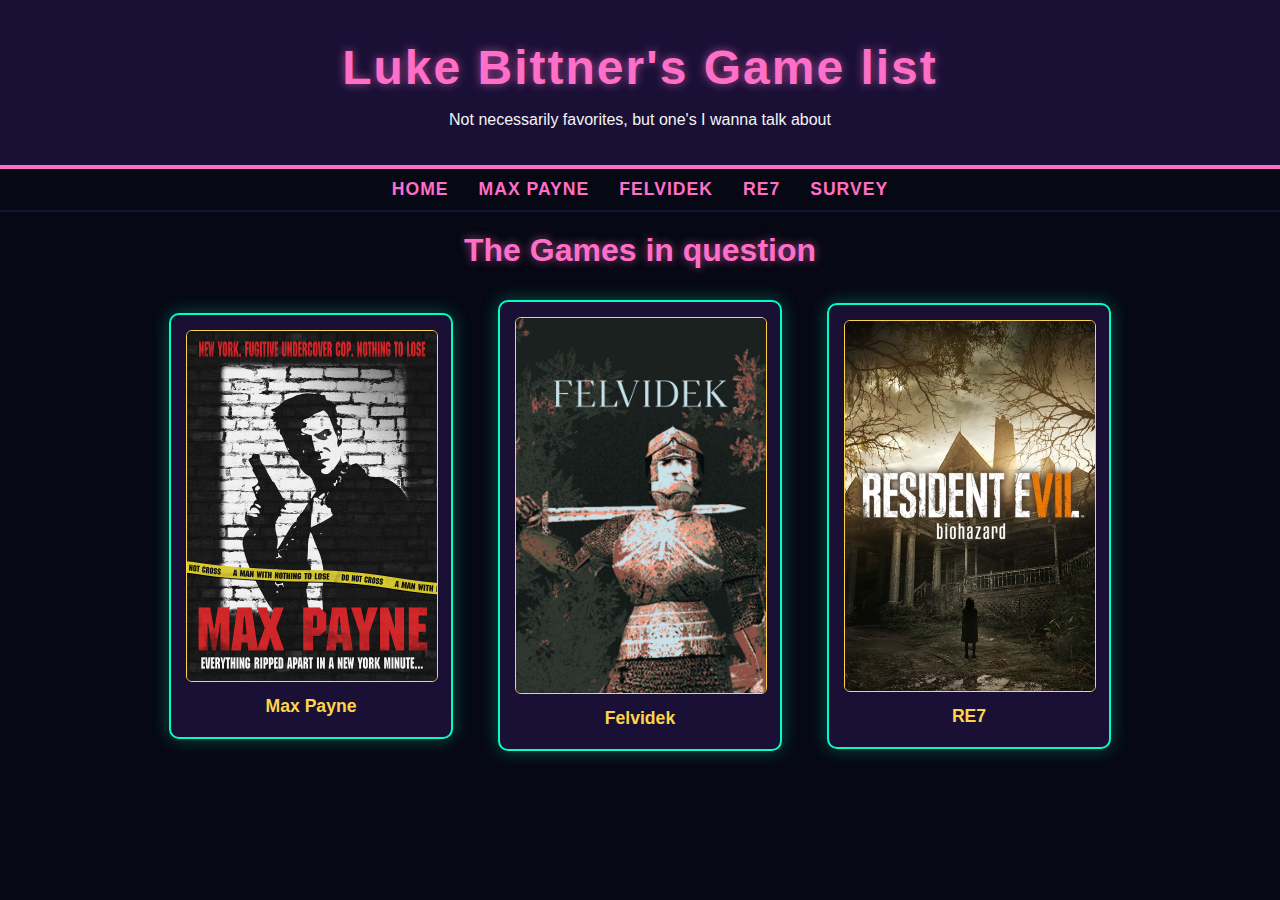
<file: index.html>
<!DOCTYPE html>
<html lang="en">
<head>
    <meta charset="UTF-8">
    <meta name="viewport" content="width=device-width, initial-scale=1.0">
    <title>Luke Bittner's Game list</title>
    <link rel="icon" type="image/x-icon" href="media/favicon_io/favicon.ico">
    <link rel="stylesheet" href="css/styles.css">
    <link rel="stylesheet" href="css/aboutstyles.css">
</head>
<body>
    <header>
        <h1>Luke Bittner's Game list</h1>
        <p>Not necessarily favorites, but one's I wanna talk about</p>
    </header>

    <nav>
        <ul>
            <li><a href="index.html">Home</a></li>
            <li><a href="max.html">Max Payne</a></li>
            <li><a href="felv.html">Felvidek</a></li>
            <li><a href="re7.html">RE7</a></li>
            <li><a href="form.html">Survey</a></li>
        </ul>
    </nav>

    <h1>The Games in question</h1>

    <div class="game-container">

        <a href="max.html" class="team-member-card" id="MaxPayne">
            <img src="media/max.jpeg" height="250" width="250" alt="Max Payne cover">
            <p>Max Payne</p>
        </a>

        <a href="felv.html" class="team-member-card" id="Felvidek">
            <img src="media/felv.jpg" height="250" width="250" alt="Felvidek cover">
            <p>Felvidek</p>
        </a>

        <a href="re7.html" class="team-member-card" id="RE7">
            <img src="media/RE7.jpg" height="250" width="250" alt="Resident Evil 7 cover">
            <p>RE7</p>
        </a>

    </div>

</body>
</html>
</file>
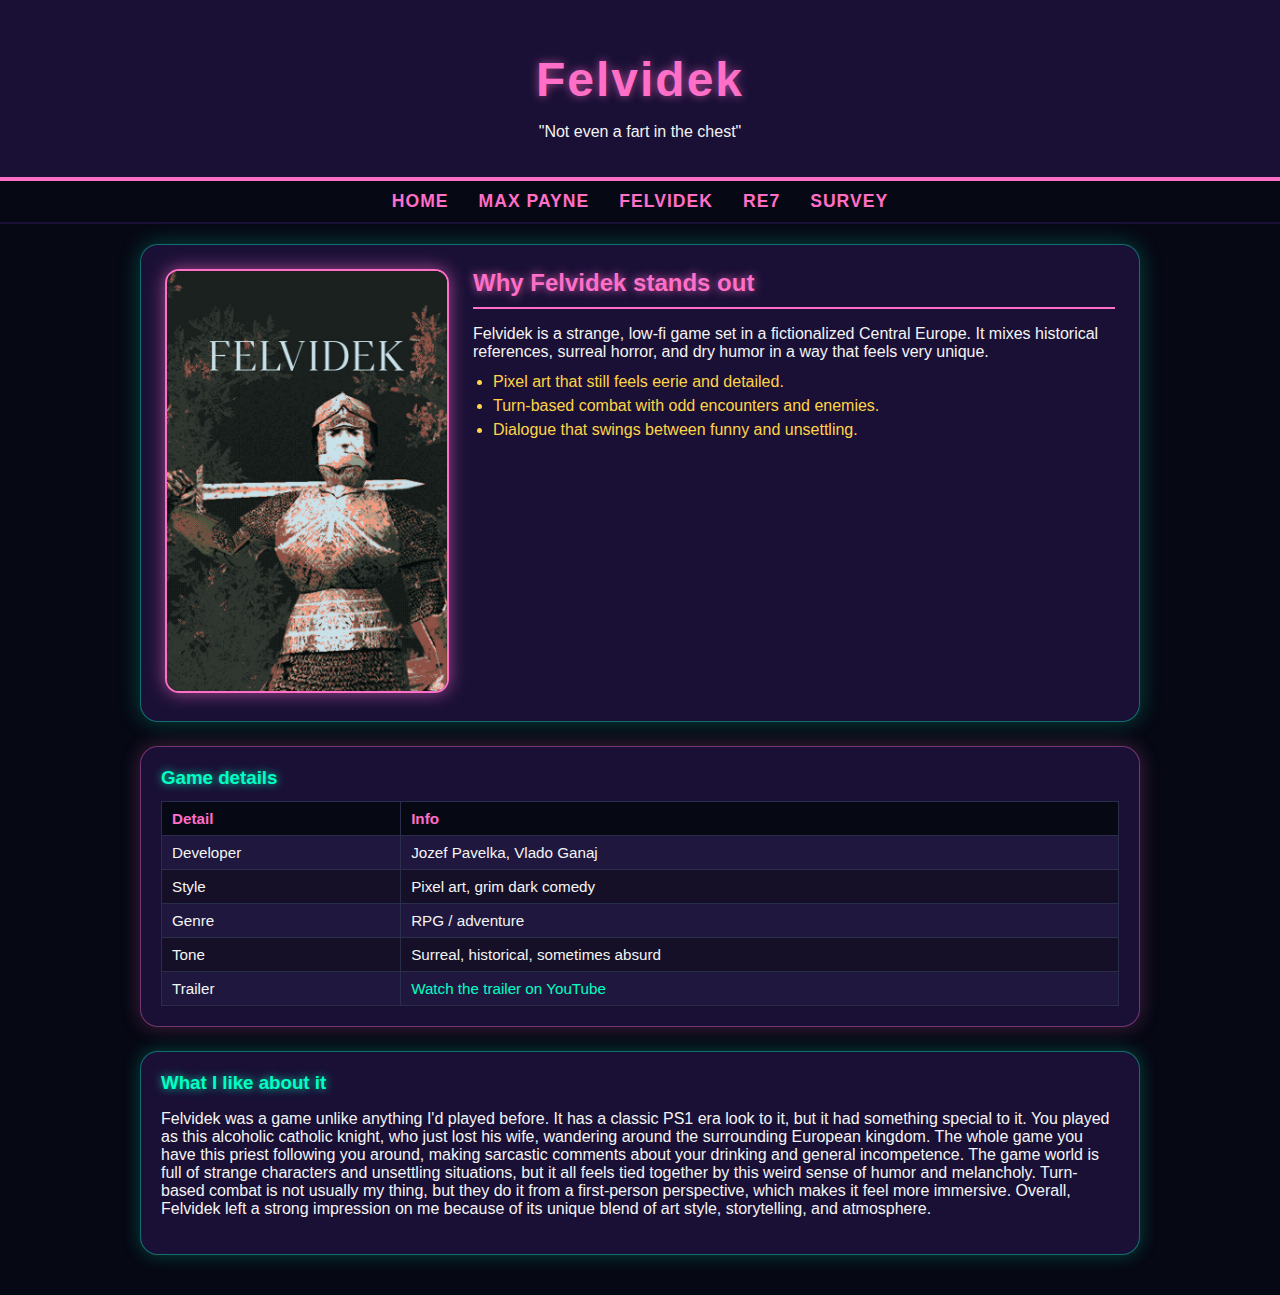
<file: felv.html>
<!DOCTYPE html>
<html lang="en">
<head>
    <meta charset="UTF-8">
    <meta name="viewport" content="width=device-width, initial-scale=1.0">
    <title>Felvidek – Game Details</title>
    <link rel="icon" type="image/x-icon" href="media/favicon_io/favicon.ico">
    <link rel="stylesheet" href="css/styles.css">
    <link rel="stylesheet" href="css/gamepages.css">
</head>
<body>
    <header>
        <h1>Felvidek</h1>
        <p>"Not even a fart in the chest"</p>
    </header>

    <nav>
        <ul>
            <li><a href="index.html">Home</a></li>
            <li><a href="max.html">Max Payne</a></li>
            <li><a href="felv.html">Felvidek</a></li>
            <li><a href="re7.html">RE7</a></li>
            <li><a href="form.html">Survey</a></li>
        </ul>
    </nav>

    <main class="game-page">
        <section class="game-hero">
            <div class="game-cover">
                <img src="media/felv.jpg" alt="Felvidek cover art">
            </div>
            <div class="game-summary">
                <h2>Why Felvidek stands out</h2>
                <p>
                    Felvidek is a strange, low-fi game set in a fictionalized Central Europe. It mixes
                    historical references, surreal horror, and dry humor in a way that feels very unique.
                </p>
                <ul class="game-highlights">
                    <li>Pixel art that still feels eerie and detailed.</li>
                    <li>Turn-based combat with odd encounters and enemies.</li>
                    <li>Dialogue that swings between funny and unsettling.</li>
                </ul>
            </div>
        </section>

        <section class="game-details">
            <h3>Game details</h3>
            <table class="game-table">
                <tr>
                    <th>Detail</th>
                    <th>Info</th>
                </tr>
                <tr>
                    <td>Developer</td>
                    <td>Jozef Pavelka, Vlado Ganaj</td>
                </tr>
                <tr>
                    <td>Style</td>
                    <td>Pixel art, grim dark comedy</td>
                </tr>
                <tr>
                    <td>Genre</td>
                    <td>RPG / adventure</td>
                </tr>
                <tr>
                    <td>Tone</td>
                    <td>Surreal, historical, sometimes absurd</td>
                </tr>
                <tr>
                    <td>Trailer</td>
                    <td>
                        <a href="https://youtu.be/zVBRWcwNIkg?si=LZiSfm2UX4FUwF08" target="_blank">
                            Watch the trailer on YouTube
                        </a>
                    </td>
                </tr>
            </table>
        </section>

        <section class="game-opinion">
            <h3>What I like about it</h3>
            <p>
                Felvidek was a game unlike anything I'd played before. It has a classic PS1 era look to it, but it had something special to it. You played as this alcoholic catholic knight, who just lost his wife, wandering around the surrounding European kingdom. The whole game you have this priest following you around, making sarcastic comments about your drinking and general incompetence. The game world is full of strange characters and unsettling situations, but it all feels tied together by this weird sense of humor and melancholy. Turn-based combat is not usually my thing, but they do it from a first-person perspective, which makes it feel more immersive. Overall, Felvidek left a strong impression on me because of its unique blend of art style, storytelling, and atmosphere.
        </section>
    </main>
</body>
</html>
</file>
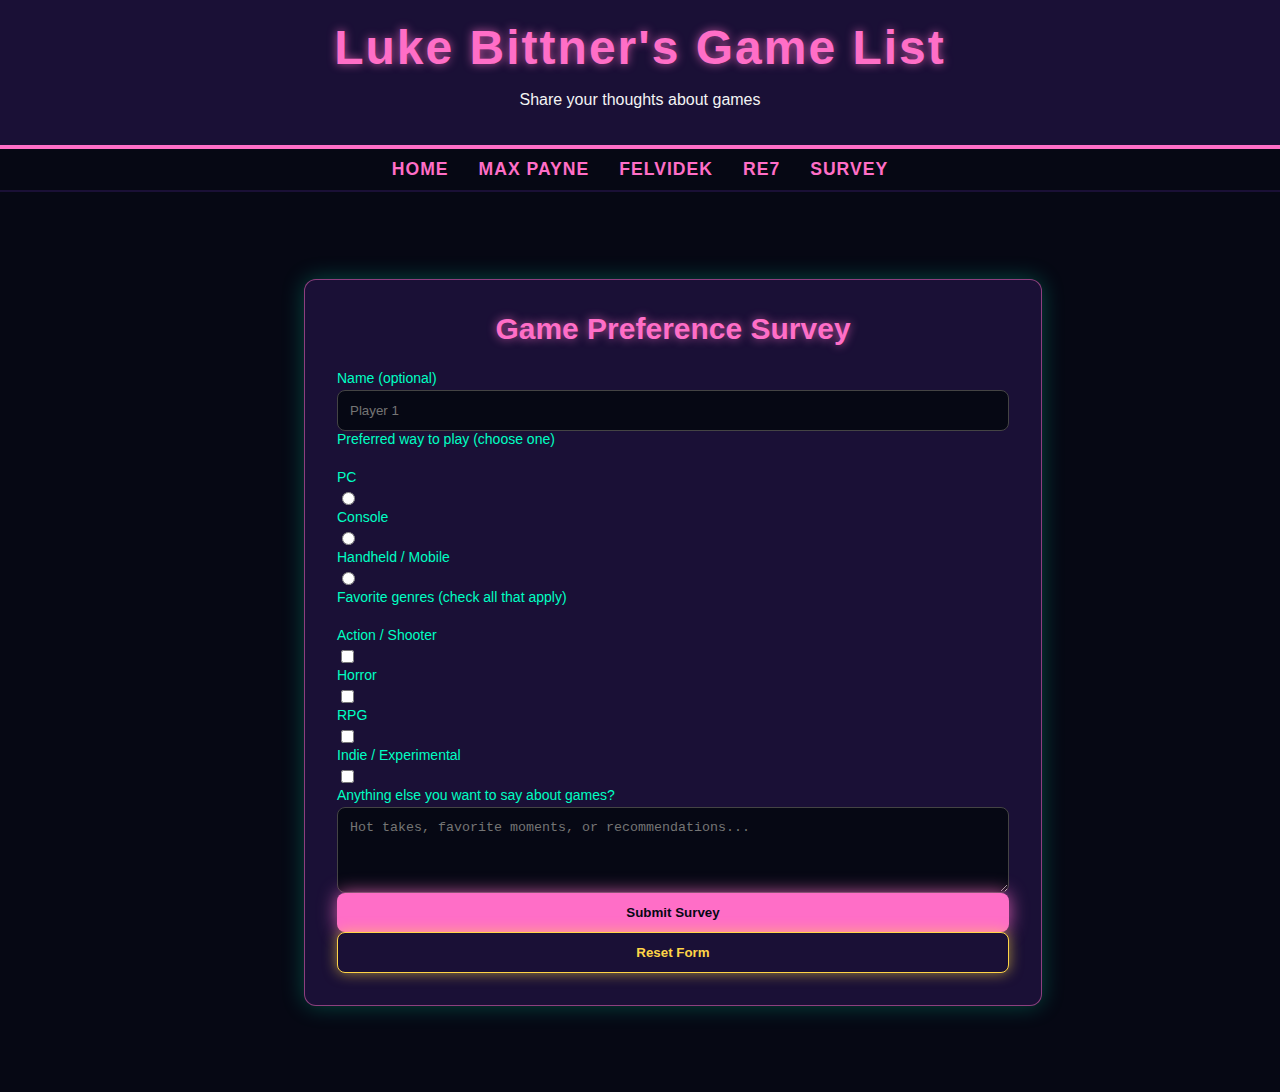
<file: form.html>
<!DOCTYPE html>
<html lang="en">
<head>
    <meta charset="UTF-8">
    <meta name="viewport" content="width=device-width, initial-scale=1.0">
    <title>Luke Bittner's Game Survey</title>

    <link rel="icon" type="image/x-icon" href="media/favicon_io/favicon.ico">

    <link rel="stylesheet" href="css/styles.css">
    <link rel="stylesheet" href="css/formstyles.css">
</head>

<body>

    <header>
        <h1>Luke Bittner's Game List</h1>
        <p>Share your thoughts about games</p>
    </header>

    <nav>
        <ul>
            <li><a href="index.html">Home</a></li>
            <li><a href="max.html">Max Payne</a></li>
            <li><a href="felv.html">Felvidek</a></li>
            <li><a href="re7.html">RE7</a></li>
            <li><a href="form.html">Survey</a></li>
        </ul>
    </nav>

    <div id="form-page">
        <div class="page-container">
            <div class="card">
                <h1>Game Preference Survey</h1>

                <p id="survey-message"></p>

                <form class="form-content" action="#" method="post" onsubmit="return handleSubmit(event)">

                    <div class="form-group">
                        <label for="name">Name (optional)</label>
                        <input
                            class="form-input"
                            type="text"
                            id="name"
                            name="name"
                            placeholder="Player 1"
                        >

                    <div class="form-group">
                        <label>Preferred way to play (choose one)</label><br>

                        <div class="checkbox-block">
                            <label for="pc">PC</label>
                            <input type="radio" id="pc" name="platform" value="PC">
                        </div>

                        <div class="checkbox-block">
                            <label for="console">Console</label>
                            <input type="radio" id="console" name="platform" value="Console">
                        </div>

                        <div class="checkbox-block">
                            <label for="handheld">Handheld / Mobile</label>
                            <input type="radio" id="handheld" name="platform" value="Handheld">
                        </div>
                    </div>

                    <div class="form-group">
                        <label>Favorite genres (check all that apply)</label><br>

                        <div class="checkbox-block">
                            <label for="action">Action / Shooter</label>
                            <input type="checkbox" id="action" name="genre" value="Action">
                        </div>

                        <div class="checkbox-block">
                            <label for="horror">Horror</label>
                            <input type="checkbox" id="horror" name="genre" value="Horror">
                        </div>

                        <div class="checkbox-block">
                            <label for="rpg">RPG</label>
                            <input type="checkbox" id="rpg" name="genre" value="RPG">
                        </div>

                        <div class="checkbox-block">
                            <label for="indie">Indie / Experimental</label>
                            <input type="checkbox" id="indie" name="genre" value="Indie">
                        </div>
                    </div>

                    <div class="form-group">
                        <label for="comments">Anything else you want to say about games?</label>
                        <textarea
                            class="form-input"
                            id="comments"
                            name="comments"
                            rows="4"
                            placeholder="Hot takes, favorite moments, or recommendations..."></textarea>
                    </div>

                    <button class="button button-primary" type="submit">
                        Submit Survey
                    </button>
                    <button class="button button-secondary" type="reset" onclick="handleReset()">
                        Reset Form
                    </button>

                </form>
            </div>
        </div>
    </div>

    <script src="js/main.js"></script>
</body>
</html>
</file>
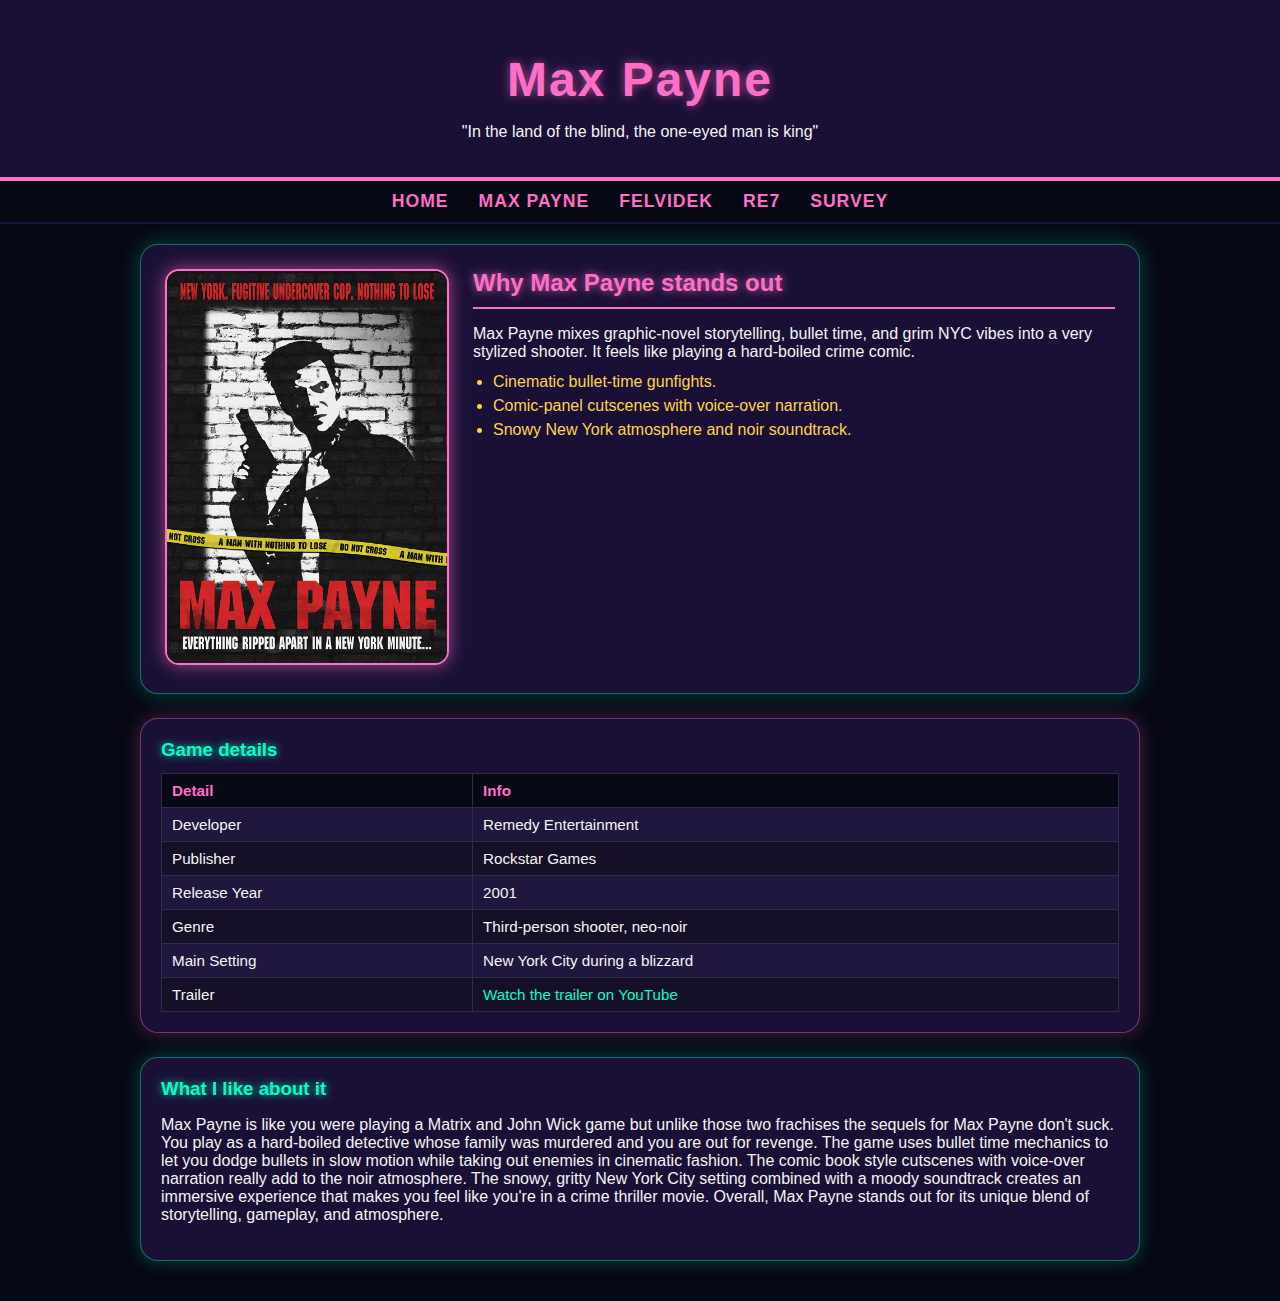
<file: max.html>
<!DOCTYPE html>
<html lang="en">
<head>
    <meta charset="UTF-8">
    <meta name="viewport" content="width=device-width, initial-scale=1.0">
    <title>Max Payne – Game Details</title>
    <link rel="icon" type="image/x-icon" href="media/favicon_io/favicon.ico">
    <link rel="stylesheet" href="css/styles.css">
    <link rel="stylesheet" href="css/gamepages.css">
</head>
<body>
    <header>
        <h1>Max Payne</h1>
        <p>"In the land of the blind, the one-eyed man is king"</p>
    </header>

    <nav>
        <ul>
            <li><a href="index.html">Home</a></li>
            <li><a href="max.html">Max Payne</a></li>
            <li><a href="felv.html">Felvidek</a></li>
            <li><a href="re7.html">RE7</a></li>
            <li><a href="form.html">Survey</a></li>
        </ul>
    </nav>

    <main class="game-page">
        <section class="game-hero">
            <div class="game-cover">
                <img src="media/max.jpeg" alt="Max Payne cover art">
            </div>
            <div class="game-summary">
                <h2>Why Max Payne stands out</h2>
                <p>
                    Max Payne mixes graphic-novel storytelling, bullet time, and grim NYC vibes into a
                    very stylized shooter. It feels like playing a hard-boiled crime comic.
                </p>
                <ul class="game-highlights">
                    <li>Cinematic bullet-time gunfights.</li>
                    <li>Comic-panel cutscenes with voice-over narration.</li>
                    <li>Snowy New York atmosphere and noir soundtrack.</li>
                </ul>
            </div>
        </section>

        <section class="game-details">
            <h3>Game details</h3>
            <table class="game-table">
                <tr>
                    <th>Detail</th>
                    <th>Info</th>
                </tr>
                <tr>
                    <td>Developer</td>
                    <td>Remedy Entertainment</td>
                </tr>
                <tr>
                    <td>Publisher</td>
                    <td>Rockstar Games</td>
                </tr>
                <tr>
                    <td>Release Year</td>
                    <td>2001</td>
                </tr>
                <tr>
                    <td>Genre</td>
                    <td>Third-person shooter, neo-noir</td>
                </tr>
                <tr>
                    <td>Main Setting</td>
                    <td>New York City during a blizzard</td>
                </tr>
                <tr>
                    <td>Trailer</td>
                    <td>
                        <a href="https://www.youtube.com/watch?v=xe3Kh9PmMXk&feature=youtu.be" target="_blank">
                            Watch the trailer on YouTube
                        </a>
                    </td>
                </tr>
            </table>
        </section>

        <section class="game-opinion">
            <h3>What I like about it</h3>
            <p>
                Max Payne is like you were playing a Matrix and John Wick game but unlike those two frachises the sequels for Max Payne don't suck. You play as a hard-boiled detective whose family was murdered and you are out for revenge. The game uses bullet time mechanics to let you dodge bullets in slow motion while taking out enemies in cinematic fashion. The comic book style cutscenes with voice-over narration really add to the noir atmosphere. The snowy, gritty New York City setting combined with a moody soundtrack creates an immersive experience that makes you feel like you're in a crime thriller movie. Overall, Max Payne stands out for its unique blend of storytelling, gameplay, and atmosphere.
    </main>
</body>
</html>
</file>
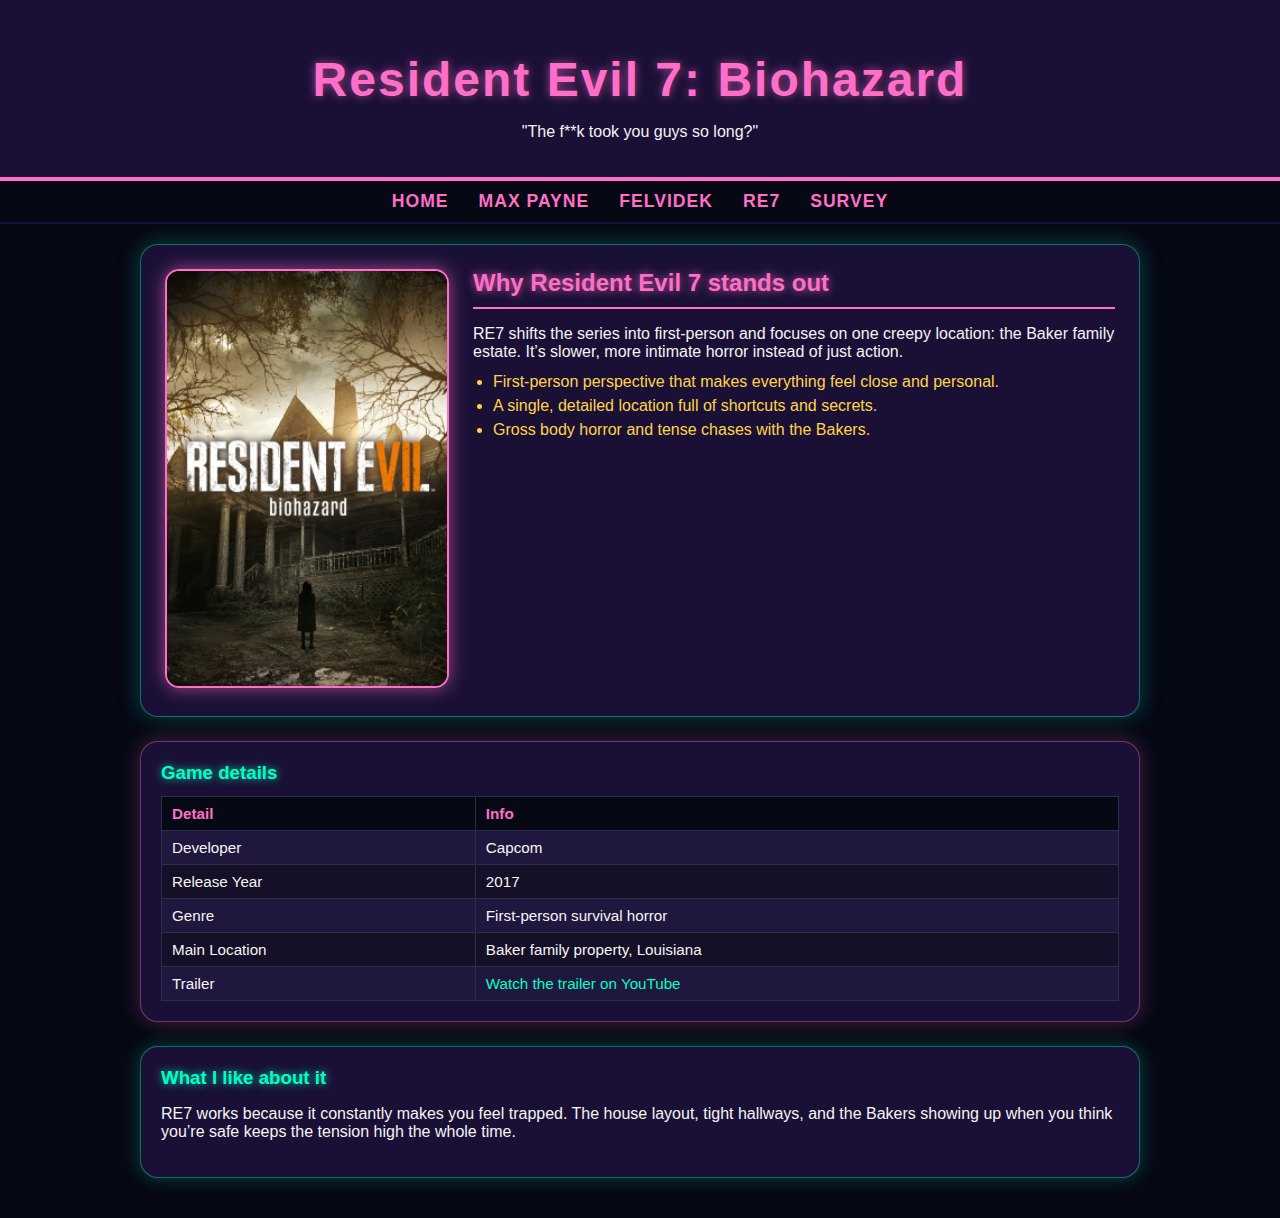
<file: re7.html>
<!DOCTYPE html>
<html lang="en">
<head>
    <meta charset="UTF-8">
    <meta name="viewport" content="width=device-width, initial-scale=1.0">
    <title>Resident Evil 7 – Game Details</title>
    <link rel="icon" type="image/x-icon" href="media/favicon_io/favicon.ico">
    <link rel="stylesheet" href="css/styles.css">
    <link rel="stylesheet" href="css/gamepages.css">
</head>
<body>
    <header>
        <h1>Resident Evil 7: Biohazard</h1>
        <p>"The f**k took you guys so long?"</p>
    </header>

    <nav>
        <ul>
            <li><a href="index.html">Home</a></li>
            <li><a href="max.html">Max Payne</a></li>
            <li><a href="felv.html">Felvidek</a></li>
            <li><a href="re7.html">RE7</a></li>
            <li><a href="form.html">Survey</a></li>
        </ul>
    </nav>

    <main class="game-page">
        <section class="game-hero">
            <div class="game-cover">
                <img src="media/RE7.jpg" alt="Resident Evil 7 cover art">
            </div>
            <div class="game-summary">
                <h2>Why Resident Evil 7 stands out</h2>
                <p>
                    RE7 shifts the series into first-person and focuses on one creepy location:
                    the Baker family estate. It’s slower, more intimate horror instead of just action.
                </p>
                <ul class="game-highlights">
                    <li>First-person perspective that makes everything feel close and personal.</li>
                    <li>A single, detailed location full of shortcuts and secrets.</li>
                    <li>Gross body horror and tense chases with the Bakers.</li>
                </ul>
            </div>
        </section>

        <section class="game-details">
            <h3>Game details</h3>
            <table class="game-table">
                <tr>
                    <th>Detail</th>
                    <th>Info</th>
                </tr>
                <tr>
                    <td>Developer</td>
                    <td>Capcom</td>
                </tr>
                <tr>
                    <td>Release Year</td>
                    <td>2017</td>
                </tr>
                <tr>
                    <td>Genre</td>
                    <td>First-person survival horror</td>
                </tr>
                <tr>
                    <td>Main Location</td>
                    <td>Baker family property, Louisiana</td>
                </tr>
                <tr>
                    <td>Trailer</td>
                    <td>
                        <a href="https://youtu.be/RgYqQsbKn6w?si=fTbL0AYbiG9y8PTp" target="_blank">
                            Watch the trailer on YouTube
                        </a>
                    </td>
                </tr>
            </table>
        </section>

        <section class="game-opinion">
            <h3>What I like about it</h3>
            <p>
                RE7 works because it constantly makes you feel trapped. The house layout,
                tight hallways, and the Bakers showing up when you think you’re safe
                keeps the tension high the whole time.
            </p>
        </section>
    </main>
</body>
</html>
</file>
<file: css/styles.css>
body {
    font-family: 'Arial', sans-serif;
    margin: 0;
    padding: 0;
    background-color: #060814;
    color: #F4F4F4;
}

/* --- Header --- */
header {
    background-color: #1A1036;
    color: #F4F4F4;
    padding: 20px 0;
    text-align: center;
    border-bottom: 4px solid #FF6EC7;
}

header h1 {
    font-size: 3em;
    margin-bottom: 5px;
    letter-spacing: 2px;
}

/* --- Navigation --- */
nav {
    background-color: #060814;
    padding: 10px 0;
    text-align: center;
    border-bottom: 2px solid #1A1036;
}

nav ul {
    list-style: none;
    padding: 0;
    margin: 0;
    display: flex;
    justify-content: center;
    gap: 30px;
}

nav ul li {
    margin: 0;
}

nav ul li a {
    color: #FF6EC7;
    text-decoration: none;
    font-weight: bold;
    font-size: 1.1em;
    text-transform: uppercase;
    letter-spacing: 1px;
    transition: color 0.2s ease, text-shadow 0.2s ease;
}

nav ul li a:hover {
    color: #00FFC3;
    text-shadow: 0 0 8px #00FFC3;
}

/* --- Main Content --- */
main {
    padding: 20px;
    max-width: 1000px;
    margin: 20px auto;
}

section {
    background-color: #1A1036;
    padding: 30px;
    margin-bottom: 30px;
    border-radius: 16px;
    box-shadow: 0 0 18px rgba(0, 255, 195, 0.15);
    border: 1px solid rgba(255, 110, 199, 0.4);
}

section h2 {
    color: #00FFC3;
    border-bottom: 2px solid #FF6EC7;
    padding-bottom: 10px;
    margin-bottom: 20px;
    text-shadow: 0 0 8px rgba(0, 255, 195, 0.5);
}

/* --- Flavor / Game List --- */
.flavor-list {
    display: flex;
    flex-wrap: wrap;
    gap: 15px;
    justify-content: center;
}

.flavor {
    background-color: transparent;
    color: #FFD447;
    padding: 10px 20px;
    border-radius: 25px;
    font-weight: bold;
    border: 1px solid #FFD447;
    box-shadow: 0 0 10px rgba(255, 212, 71, 0.5);
}

/* --- Specials Section --- */
#specials p {
    font-size: 1.2em;
    text-align: center;
    padding: 15px;
    background-color: #060814;
    border: 2px solid #FF6EC7;
    border-radius: 12px;
    box-shadow: 0 0 18px rgba(255, 110, 199, 0.35);
}

#specials strong {
    color: #00FFC3;
}

/* --- Footer --- */
footer {
    background-color: #060814;
    color: #F4F4F4;
    text-align: center;
    padding: 15px 0;
    font-size: 0.9em;
    border-top: 1px solid #1A1036;
}
</file>
<file: css/aboutstyles.css>
body {
    margin: 0;
    padding: 0;
    font-family: Arial, sans-serif;
    background-color: #060814;
    color: #F4F4F4;
}

.flex-container {
    display: flex;
    flex-wrap: wrap;
    justify-content: space-around;
    width: 100%;
    padding: 20px;
    gap: 20px;
}

h1 {
    text-align: center;
    width: 100%;
    color: #FF6EC7;
    text-shadow: 0 0 10px rgba(255, 110, 199, 0.6);
    margin-top: 20px;
}

/* Card styles */

.game-container {
    display: flex;
    gap: 25px;
    justify-content: center;
    align-items: center;
    margin-top: 20px;
}

.team-member-card {
    width: 250px;
    background-color: #1A1036;
    border: 2px solid #00FFC3;
    border-radius: 10px;
    padding: 15px;
    margin: 10px;
    text-align: center;
    box-shadow: 0 0 18px rgba(0, 255, 195, 0.3);
    color: #F4F4F4;
}

.team-member-card img {
    width: 100%;
    height: auto;
    border-radius: 6px;
    border: 1px solid #FFD447;
}

.team-member-card p {
    font-size: 1.1em;
    font-weight: bold;
    margin-top: 10px;
    margin-bottom: 5px;
    color: #FFD447;
}

.team-member-card {
    text-decoration: none;
    color: inherit;
    display: block;
}
</file>
<file: css/gamepages.css>
.game-page {
    max-width: 1000px;
    margin: 20px auto 40px;
    padding: 0 20px;
}

.game-hero {
    display: flex;
    flex-wrap: wrap;
    gap: 24px;
    align-items: flex-start;
    background-color: #1A1036;
    border-radius: 18px;
    border: 1px solid rgba(0, 255, 195, 0.4);
    box-shadow: 0 0 22px rgba(0, 255, 195, 0.25);
    padding: 24px;
    margin-bottom: 24px;
}

.game-cover img {
    width: 280px;
    max-width: 100%;
    border-radius: 14px;
    box-shadow: 0 0 18px rgba(255, 110, 199, 0.6);
    border: 2px solid #FF6EC7;
}

.game-summary {
    flex: 1 1 240px;
}

.game-summary h2 {
    color: #FF6EC7;
    margin-top: 0;
    margin-bottom: 10px;
    text-shadow: 0 0 10px rgba(255, 110, 199, 0.8);
}

.game-summary p {
    margin-bottom: 12px;
}

.game-highlights {
    list-style: disc;
    padding-left: 20px;
    margin: 0;
}

.game-highlights li {
    margin-bottom: 6px;
    color: #FFD447;
}

/* Details table */

.game-details {
    background-color: #1A1036;
    border-radius: 18px;
    padding: 20px;
    border: 1px solid rgba(255, 110, 199, 0.4);
    box-shadow: 0 0 20px rgba(255, 110, 199, 0.25);
    margin-bottom: 24px;
}

.game-details h3,
.game-opinion h3 {
    color: #00FFC3;
    margin-top: 0;
    margin-bottom: 12px;
    text-shadow: 0 0 8px rgba(0, 255, 195, 0.8);
}

.game-table {
    width: 100%;
    border-collapse: collapse;
    font-size: 0.95rem;
}

.game-table th,
.game-table td {
    padding: 8px 10px;
    border: 1px solid #2b2e4a;
}

.game-table th {
    background-color: #060814;
    color: #FF6EC7;
    text-align: left;
}

.game-table tr:nth-child(even) {
    background-color: #20173f;
}

.game-table tr:nth-child(odd) {
    background-color: #151027;
}

/* Opinion / extra text */

.game-opinion {
    background-color: #1A1036;
    border-radius: 18px;
    padding: 20px;
    border: 1px solid rgba(0, 255, 195, 0.4);
    box-shadow: 0 0 18px rgba(0, 255, 195, 0.25);
    margin-bottom: 24px;
}

/* Links inside content */

.game-page a {
    color: #00FFC3;
    text-decoration: none;
}

.game-page a:hover {
    color: #FF6EC7;
    text-shadow: 0 0 10px rgba(255, 110, 199, 0.8);
}

header h1 {
    color: #FF6EC7;
    text-shadow: 0 0 10px rgba(255, 110, 199, 0.6);
}
</file>
<file: css/formstyles.css>
body {
    background-color: #060814;
    margin: 0;
    padding: 0;
}

#form-page {
    font-family: 'Inter', sans-serif, system-ui, -apple-system, BlinkMacSystemFont, 'Segoe UI', Roboto, 'Helvetica Neue', Arial, 'Noto Sans', sans-serif;
    background-color: #060814;
    display: flex;
    align-items: center;
    justify-content: center;
    min-height: 100vh;
    margin: 0;
    padding: 1rem;
    box-sizing: border-box;
    color: #F4F4F4;
}

/* A helper class to hide elements */
.hidden {
    display: none;
}

.page-container {
    width: 100%;
    max-width: 42rem;
}

.card {
    background-color: #1A1036;
    padding: 2rem;
    border-radius: 0.75rem;
    box-shadow: 0 0 22px rgba(0, 255, 195, 0.25);
    border: 1px solid rgba(255, 110, 199, 0.5);
    width: 100%;
}

.card-centered {
    text-align: center;
}

h1 {
    font-size: 1.875rem;
    font-weight: 700;
    text-align: center;
    color: #FF6EC7;
    margin-bottom: 1.5rem;
    margin-top: 0;
    text-shadow: 0 0 10px rgba(255, 110, 199, 0.7);
}

.form-content {
    display: flex;
    flex-direction: column;
    gap: 1.5rem;
}

.form-group {
    display: flex;
    flex-direction: column;
}

label {
    display: block;
    font-size: 0.875rem;
    font-weight: 500;
    color: #00FFC3;
    margin-bottom: 0.25rem;
}

.form-input {
    width: 100%;
    padding: 0.75rem;
    border: 1px solid #444;
    border-radius: 0.5rem;
    box-sizing: border-box;
    background-color: #060814;
    color: #F4F4F4;
}

.form-input:focus {
    outline: none;
    border-color: #FF6EC7;
    box-shadow: 0 0 10px rgba(255, 110, 199, 0.7);
}

select.form-input {
    background-color: #060814;
    appearance: none;
    background-image: url("data:image/svg+xml,%3csvg xmlns='http://www.w3.org/2000/svg' fill='none' viewBox='0 0 20 20'%3e%3cpath stroke='%23F4F4F4' stroke-linecap='round' stroke-linejoin='round' stroke-width='1.5' d='M6 8l4 4 4-4'/%3e%3c/svg%3e");
    background-position: right 0.5rem center;
    background-repeat: no-repeat;
    background-size: 1.5em 1.5em;
    padding-right: 2.5rem;
}

.button {
    width: 100%;
    font-weight: 700;
    padding: 0.75rem 1rem;
    border-radius: 0.5rem;
    border: none;
    cursor: pointer;
    transition: background-color 0.2s ease-in-out, color 0.2s ease-in-out, box-shadow 0.2s ease-in-out;
}

.button:focus {
    outline: none;
    box-shadow: 0 0 0 2px #060814, 0 0 0 4px #FFD447;
}

/* Primary = Neon Pink, Secondary = Neon Teal */
.button-primary {
    background-color: #FF6EC7;
    color: #060814;
    box-shadow: 0 0 18px rgba(255, 110, 199, 0.8);
}

.button-primary:hover {
    background-color: #00FFC3;
    color: #060814;
    box-shadow: 0 0 18px rgba(0, 255, 195, 0.9);
}

.button-secondary {
    background-color: #1A1036;
    color: #FFD447;
    border: 1px solid #FFD447;
    box-shadow: 0 0 14px rgba(255, 212, 71, 0.6);
}

.button-secondary:hover {
    background-color: #060814;
}

/* --- Error / Success Text --- */
#error-message {
    color: #FFD447;
    background-color: rgba(96, 12, 12, 0.7);
    padding: 0.75rem;
    border-radius: 0.5rem;
    font-size: 0.875rem;
}

/* --- Thank You Page Styles --- */

.icon-success {
    width: 4rem;
    height: 4rem;
    margin-left: auto;
    margin-right: auto;
    color: #00FFC3;
}

#thank-you-page h1 {
    margin-top: 1rem;
    margin-bottom: 0.5rem;
}

#thank-you-page p {
    color: #F4F4F4;
    font-size: 1.125rem;
    margin-bottom: 1rem;
}

#registered-event-name {
    color: #FFD447;
    font-weight: 600;
}

#special-message {
    color: #F4F4F4;
    margin-bottom: 1.5rem;
    padding: 0.75rem;
    background-color: rgba(6, 8, 20, 0.85);
    border-radius: 0.5rem;
    font-size: 1rem;
    border: 1px solid rgba(0, 255, 195, 0.5);
}
</file>
